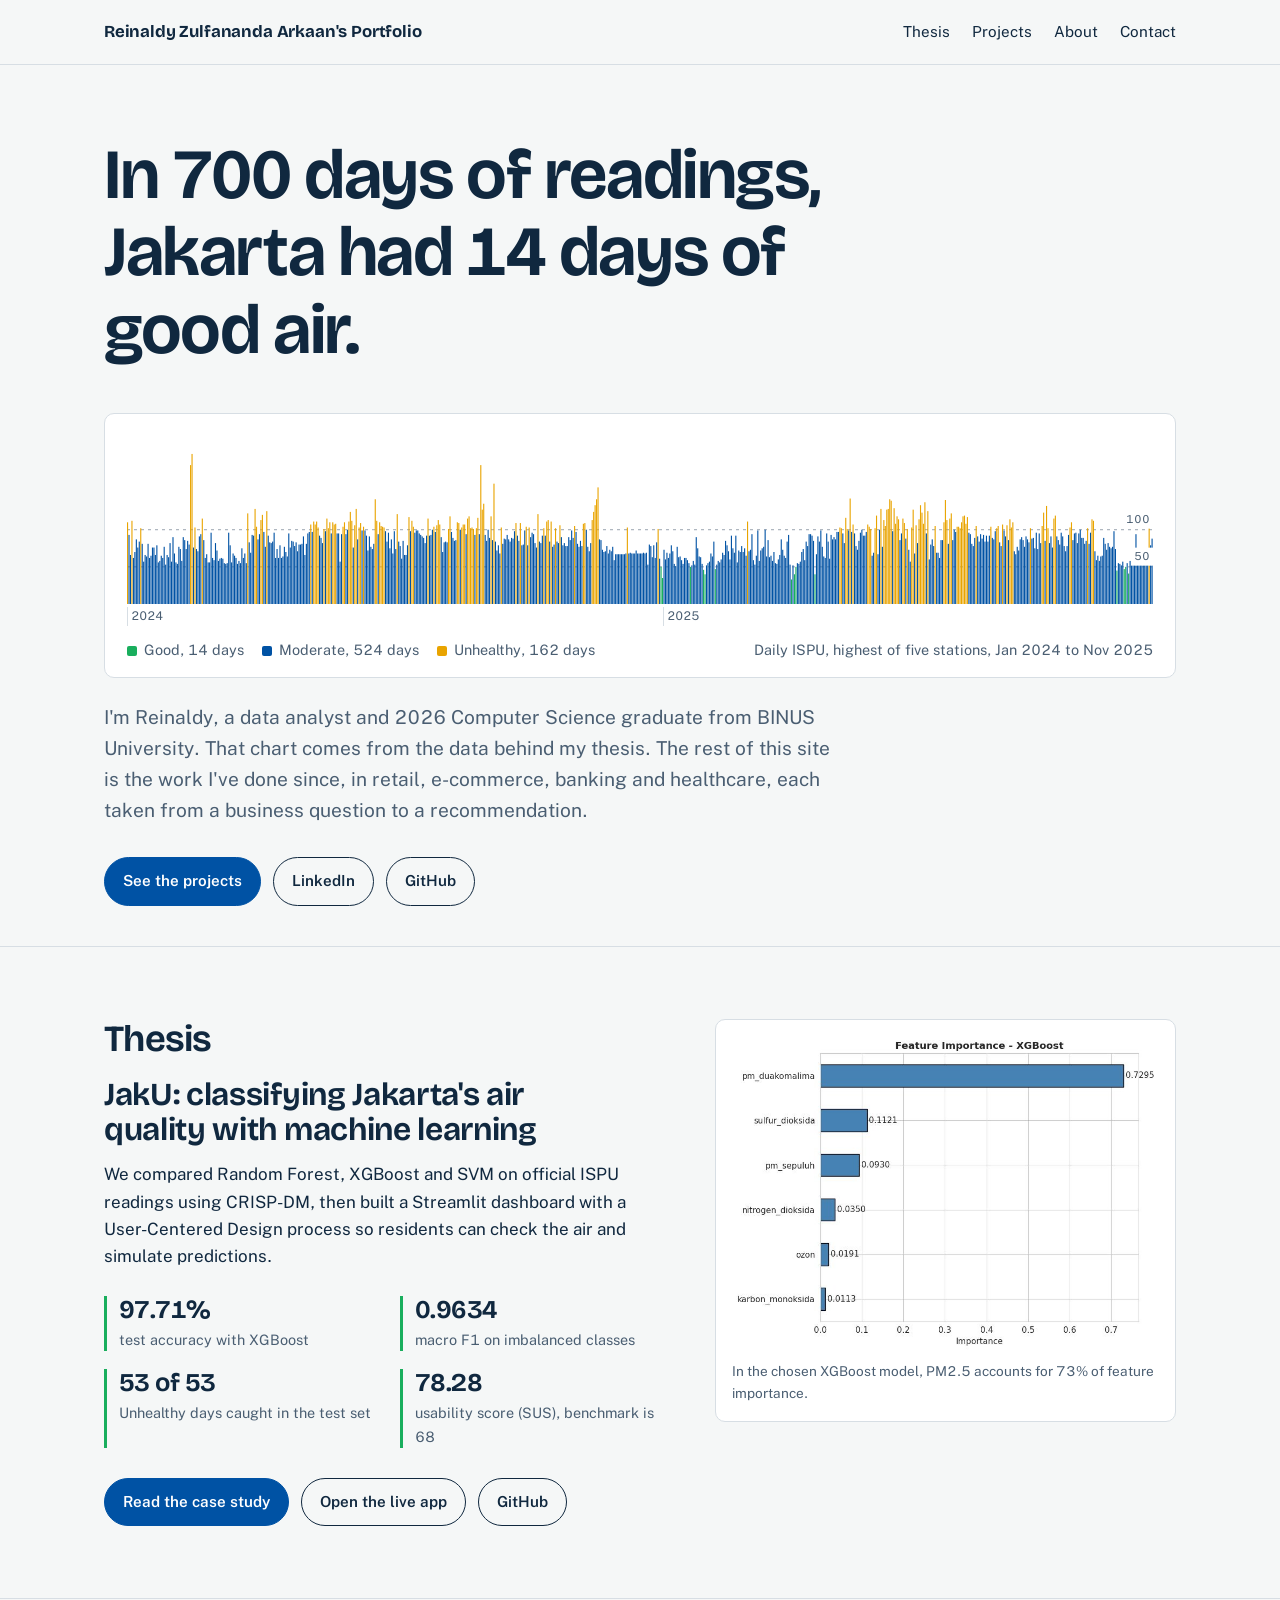
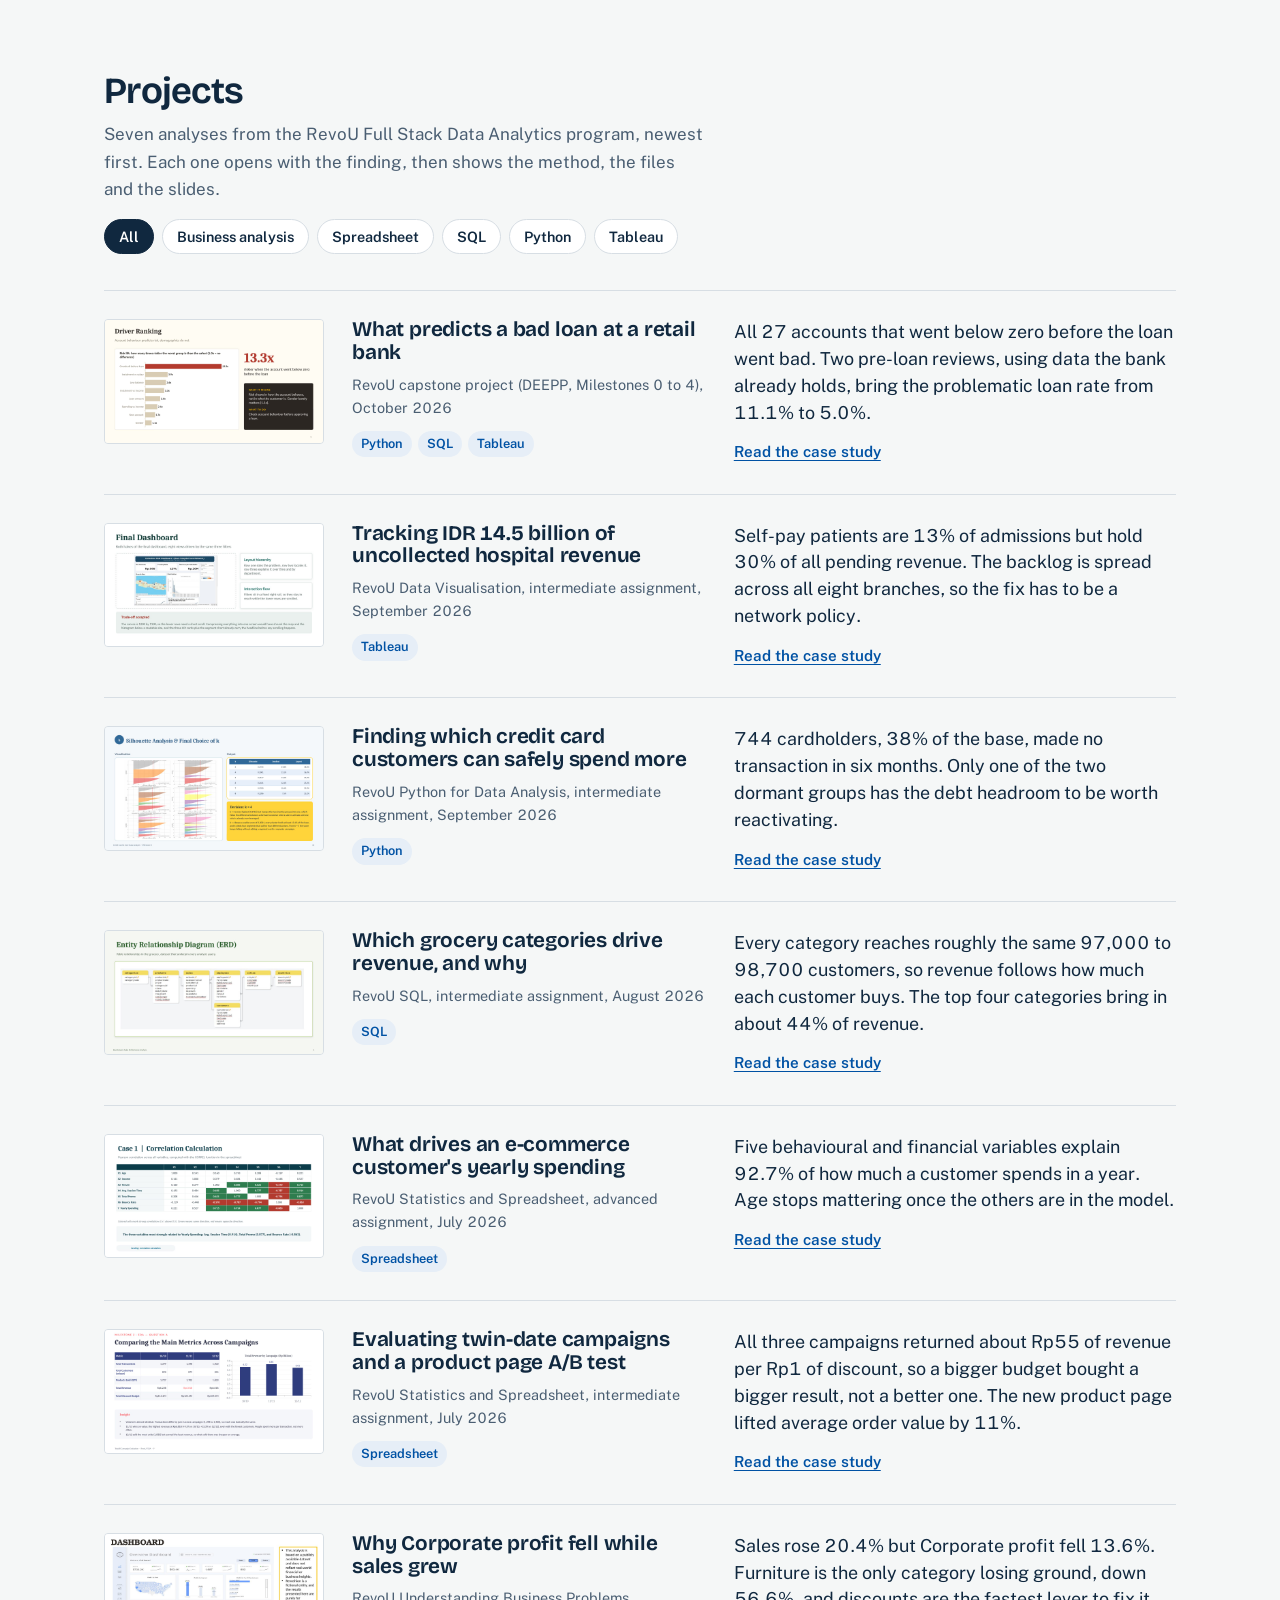
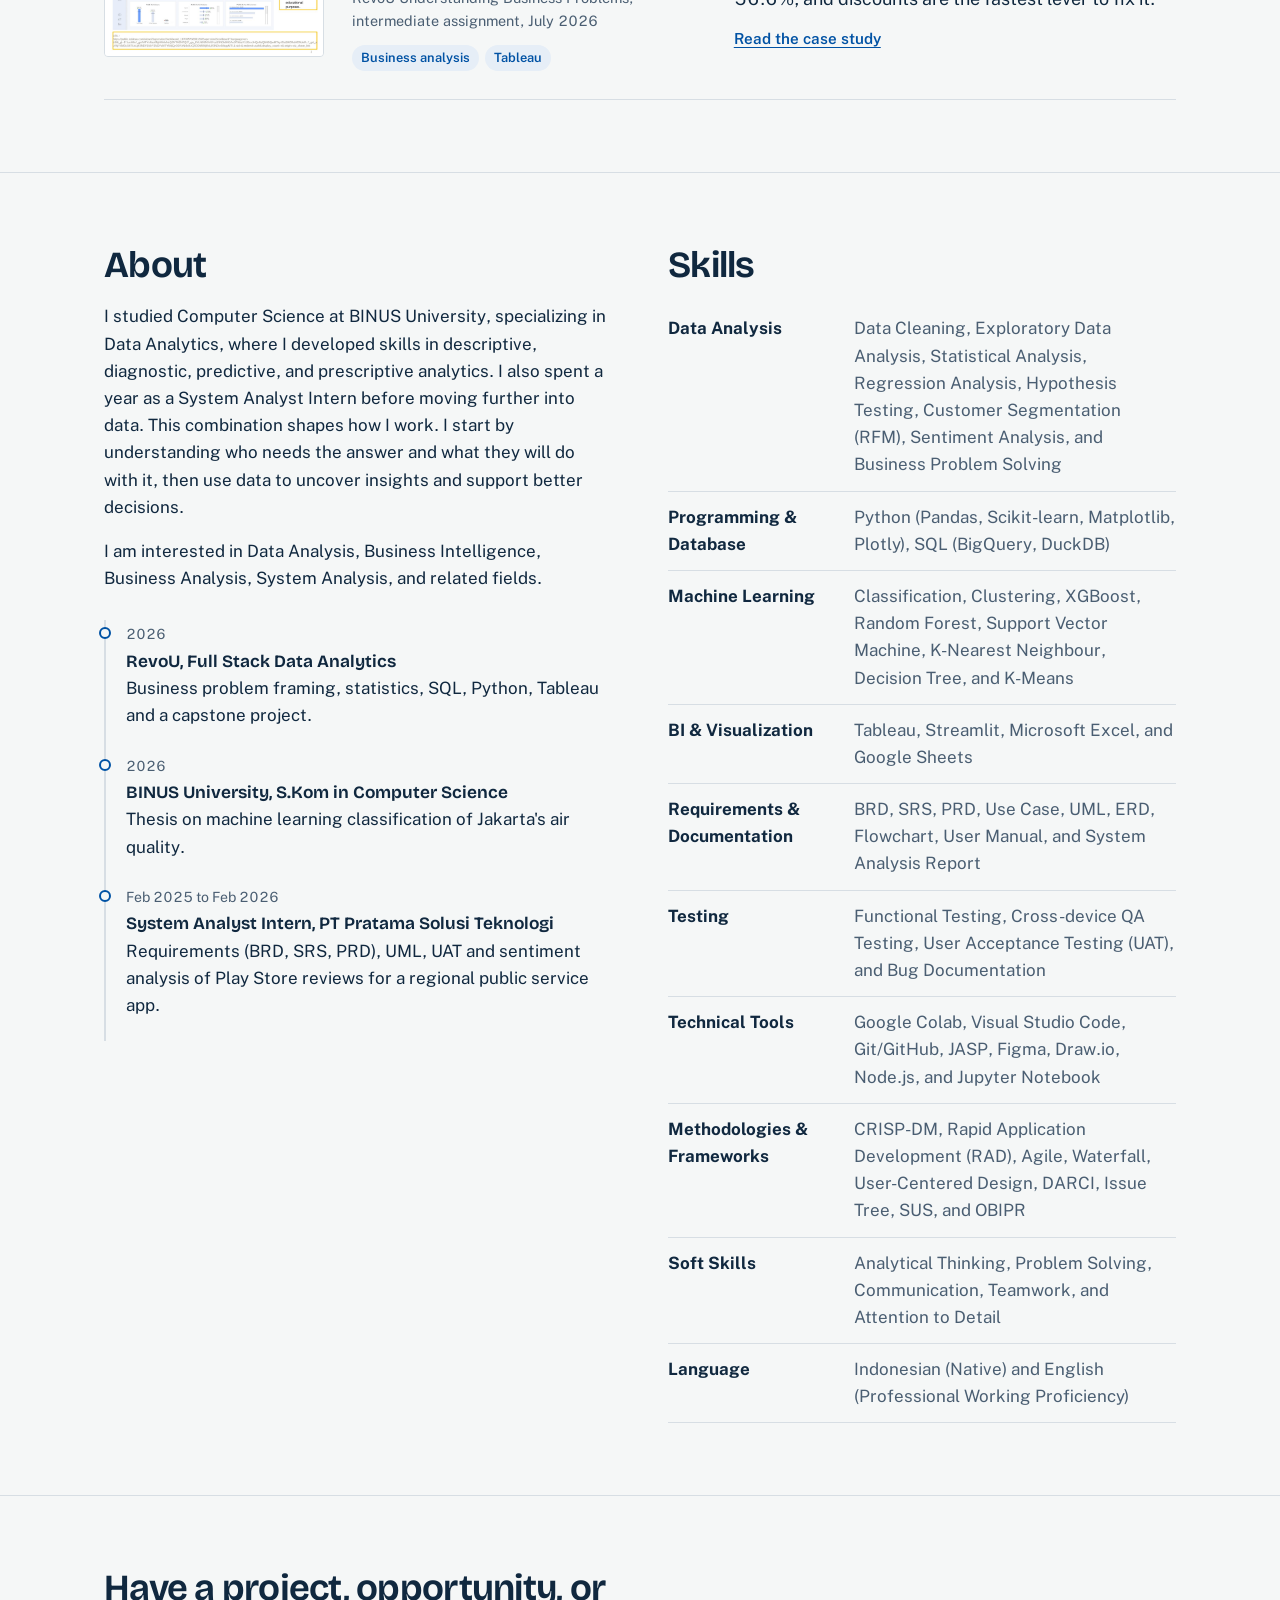
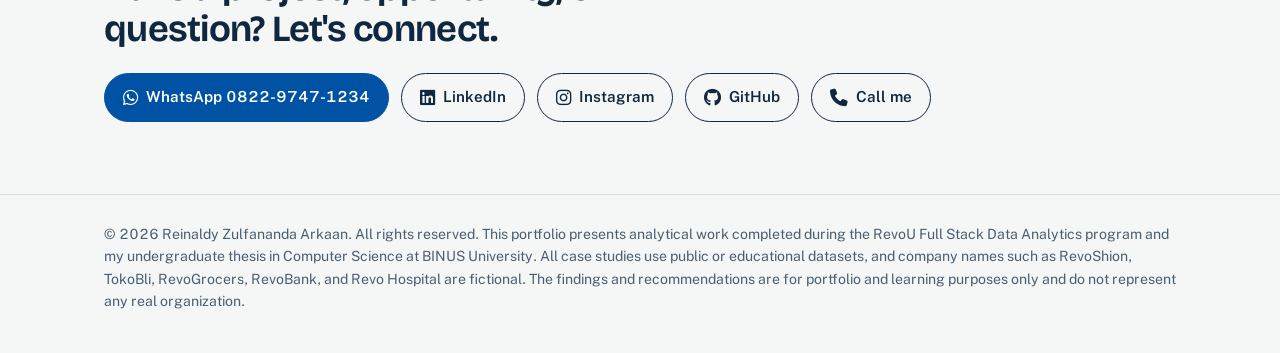
<file: index.html>
<!doctype html>
<html lang="en">
<head>
<meta charset="utf-8">
<meta name="viewport" content="width=device-width, initial-scale=1">
<title>Reinaldy Zulfananda Arkaan | Data Analyst</title>
<meta name="description" content="Data analyst portfolio: SQL, Python, spreadsheet and Tableau projects, plus a machine learning thesis on Jakarta&#x27;s air quality.">
<meta property="og:title" content="Reinaldy Zulfananda Arkaan | Data Analyst">
<meta property="og:description" content="Data analyst portfolio: SQL, Python, spreadsheet and Tableau projects, plus a machine learning thesis on Jakarta&#x27;s air quality.">
<meta name="theme-color" content="#10283F">
<link rel="icon" href="assets/img/favicon.svg" type="image/svg+xml">
<link rel="preconnect" href="https://fonts.googleapis.com"><link rel="preconnect" href="https://fonts.gstatic.com" crossorigin><link href="https://fonts.googleapis.com/css2?family=Bricolage+Grotesque:opsz,wght@12..96,500;12..96,650;12..96,700&family=Public+Sans:ital,wght@0,400;0,500;0,600;0,700;1,400&display=swap" rel="stylesheet">
<link rel="stylesheet" href="https://cdnjs.cloudflare.com/ajax/libs/font-awesome/6.5.2/css/all.min.css">
<link rel="stylesheet" href="assets/css/style.css">
</head>
<body>
<a class="skip" href="#main">Skip to content</a>
<header class="site-head">
  <div class="wrap">
    <a class="wordmark" href="index.html">Reinaldy<span class="wm-long"> Zulfananda Arkaan</span>'s Portfolio</a>
    <nav class="site-nav" aria-label="Main">
      <a href="index.html#thesis">Thesis</a>
      <a href="index.html#work">Projects</a>
      <a class="hide-sm" href="index.html#about">About</a>
      <a href="index.html#contact">Contact</a>
    </nav>
  </div>
</header>
<main id="main">
<div class="wrap">
  <section class="hero">
    <h1>In 700 days of readings, Jakarta had 14 days of good air.</h1>
    <div class="airstrip" id="airstrip">
      <div class="airstrip-chart"></div>
      <div class="airstrip-foot">
        <div class="legend"><span style="--c:var(--green)">Good, 14 days</span><span style="--c:var(--blue)">Moderate, 524 days</span><span style="--c:var(--amber)">Unhealthy, 162 days</span></div>
        <div>Daily ISPU, highest of five stations, Jan 2024 to Nov 2025</div>
      </div>
    </div>
    <p class="lede">I'm Reinaldy, a data analyst and 2026 Computer Science graduate from BINUS University. That chart comes from the data behind my thesis. The rest of this site is the work I've done since, in retail, e-commerce, banking and healthcare, each taken from a business question to a recommendation.</p>
    <div class="hero-actions">
      <a class="btn primary" href="#work">See the projects</a>
      <a class="btn" href="https://www.linkedin.com/in/reinaldy-zulfananda-arkaan-30567a179/" target="_blank" rel="noopener">LinkedIn</a>
      <a class="btn" href="https://github.com/ReinaldyZA" target="_blank" rel="noopener">GitHub</a>
    </div>
  </section>
</div>

<section class="block" id="thesis">
  <div class="wrap thesis">
    <div>
      <h2 style="margin-bottom:18px">Thesis</h2>
      <h3>JakU: classifying Jakarta's air quality with machine learning</h3>
      <p>We compared Random Forest, XGBoost and SVM on official ISPU readings using CRISP-DM, then built a Streamlit dashboard with a User-Centered Design process so residents can check the air and simulate predictions.</p>
      <dl class="facts">
        <div><dt>97.71%</dt><dd>test accuracy with XGBoost</dd></div>
        <div><dt>0.9634</dt><dd>macro F1 on imbalanced classes</dd></div>
        <div><dt>53 of 53</dt><dd>Unhealthy days caught in the test set</dd></div>
        <div><dt>78.28</dt><dd>usability score (SUS), benchmark is 68</dd></div>
      </dl>
      <div class="hero-actions" style="margin-top:0">
        <a class="btn primary" href="projects/jaku-thesis.html">Read the case study</a>
        <a class="btn" href="https://jaku7-reinaldyzulfanandaarkaan.streamlit.app/" target="_blank" rel="noopener">Open the live app</a>
        <a class="btn" href="https://github.com/ReinaldyZA/JAKU-Streamlit" target="_blank" rel="noopener">GitHub</a>
      </div>
    </div>
    <figure class="thesis-media">
      <img src="assets/img/jaku/feature-importance-xgb.jpg" alt="XGBoost feature importance. PM2.5 dominates at 0.73." loading="lazy">
      <figcaption>In the chosen XGBoost model, PM2.5 accounts for 73% of feature importance.</figcaption>
    </figure>
  </div>
</section>

<section class="block" id="work">
  <div class="wrap">
    <div class="block-head">
      <div>
        <h2>Projects</h2>
        <p>Seven analyses from the RevoU Full Stack Data Analytics program, newest first. Each one opens with the finding, then shows the method, the files and the slides.</p>
      </div>
      <div class="filters" role="group" aria-label="Filter projects by tool"><button type="button" data-filter="all" aria-pressed="true">All</button><button type="button" data-filter="business" aria-pressed="false">Business analysis</button><button type="button" data-filter="spreadsheet" aria-pressed="false">Spreadsheet</button><button type="button" data-filter="sql" aria-pressed="false">SQL</button><button type="button" data-filter="python" aria-pressed="false">Python</button><button type="button" data-filter="tableau" aria-pressed="false">Tableau</button></div>
    </div>
    <ul class="work-list"><li class="work-item" data-tools="python sql tableau">
  <a class="work-thumb" href="projects/berka-credit-risk.html" tabindex="-1" aria-hidden="true"><img src="assets/img/slides/berka-2.jpg" alt="" loading="lazy" width="1280" height="720"></a>
  <div>
    <h3><a href="projects/berka-credit-risk.html">What predicts a bad loan at a retail bank</a></h3>
    <p class="work-meta">RevoU capstone project (DEEPP, Milestones 0 to 4), October 2026</p>
    <ul class="tags"><li class="tag">Python</li><li class="tag">SQL</li><li class="tag">Tableau</li></ul>
  </div>
  <div>
    <p class="work-finding">All 27 accounts that went below zero before the loan went bad. Two pre-loan reviews, using data the bank already holds, bring the problematic loan rate from 11.1% to 5.0%.</p>
    <a class="work-link" href="projects/berka-credit-risk.html">Read the case study</a>
  </div>
</li><li class="work-item" data-tools="tableau">
  <a class="work-thumb" href="projects/revo-hospital-revenue-leakage.html" tabindex="-1" aria-hidden="true"><img src="assets/img/slides/revo-hospital-2.jpg" alt="" loading="lazy" width="1280" height="720"></a>
  <div>
    <h3><a href="projects/revo-hospital-revenue-leakage.html">Tracking IDR 14.5 billion of uncollected hospital revenue</a></h3>
    <p class="work-meta">RevoU Data Visualisation, intermediate assignment, September 2026</p>
    <ul class="tags"><li class="tag">Tableau</li></ul>
  </div>
  <div>
    <p class="work-finding">Self-pay patients are 13% of admissions but hold 30% of all pending revenue. The backlog is spread across all eight branches, so the fix has to be a network policy.</p>
    <a class="work-link" href="projects/revo-hospital-revenue-leakage.html">Read the case study</a>
  </div>
</li><li class="work-item" data-tools="python">
  <a class="work-thumb" href="projects/revobank-customer-segmentation.html" tabindex="-1" aria-hidden="true"><img src="assets/img/slides/revobank-2.jpg" alt="" loading="lazy" width="1280" height="720"></a>
  <div>
    <h3><a href="projects/revobank-customer-segmentation.html">Finding which credit card customers can safely spend more</a></h3>
    <p class="work-meta">RevoU Python for Data Analysis, intermediate assignment, September 2026</p>
    <ul class="tags"><li class="tag">Python</li></ul>
  </div>
  <div>
    <p class="work-finding">744 cardholders, 38% of the base, made no transaction in six months. Only one of the two dormant groups has the debt headroom to be worth reactivating.</p>
    <a class="work-link" href="projects/revobank-customer-segmentation.html">Read the case study</a>
  </div>
</li><li class="work-item" data-tools="sql">
  <a class="work-thumb" href="projects/revogrocers-sales-sql.html" tabindex="-1" aria-hidden="true"><img src="assets/img/slides/revogrocers-2.jpg" alt="" loading="lazy" width="1280" height="720"></a>
  <div>
    <h3><a href="projects/revogrocers-sales-sql.html">Which grocery categories drive revenue, and why</a></h3>
    <p class="work-meta">RevoU SQL, intermediate assignment, August 2026</p>
    <ul class="tags"><li class="tag">SQL</li></ul>
  </div>
  <div>
    <p class="work-finding">Every category reaches roughly the same 97,000 to 98,700 customers, so revenue follows how much each customer buys. The top four categories bring in about 44% of revenue.</p>
    <a class="work-link" href="projects/revogrocers-sales-sql.html">Read the case study</a>
  </div>
</li><li class="work-item" data-tools="spreadsheet">
  <a class="work-thumb" href="projects/tokobli-yearly-spending.html" tabindex="-1" aria-hidden="true"><img src="assets/img/slides/tokobli-regression-2.jpg" alt="" loading="lazy" width="1280" height="720"></a>
  <div>
    <h3><a href="projects/tokobli-yearly-spending.html">What drives an e-commerce customer&#x27;s yearly spending</a></h3>
    <p class="work-meta">RevoU Statistics and Spreadsheet, advanced assignment, July 2026</p>
    <ul class="tags"><li class="tag">Spreadsheet</li></ul>
  </div>
  <div>
    <p class="work-finding">Five behavioural and financial variables explain 92.7% of how much a customer spends in a year. Age stops mattering once the others are in the model.</p>
    <a class="work-link" href="projects/tokobli-yearly-spending.html">Read the case study</a>
  </div>
</li><li class="work-item" data-tools="spreadsheet">
  <a class="work-thumb" href="projects/tokobli-campaign-ab-test.html" tabindex="-1" aria-hidden="true"><img src="assets/img/slides/tokobli-campaign-2.jpg" alt="" loading="lazy" width="1280" height="720"></a>
  <div>
    <h3><a href="projects/tokobli-campaign-ab-test.html">Evaluating twin-date campaigns and a product page A/B test</a></h3>
    <p class="work-meta">RevoU Statistics and Spreadsheet, intermediate assignment, July 2026</p>
    <ul class="tags"><li class="tag">Spreadsheet</li></ul>
  </div>
  <div>
    <p class="work-finding">All three campaigns returned about Rp55 of revenue per Rp1 of discount, so a bigger budget bought a bigger result, not a better one. The new product page lifted average order value by 11%.</p>
    <a class="work-link" href="projects/tokobli-campaign-ab-test.html">Read the case study</a>
  </div>
</li><li class="work-item" data-tools="business tableau">
  <a class="work-thumb" href="projects/revoshion-corporate-profit.html" tabindex="-1" aria-hidden="true"><img src="assets/img/slides/ubp-2.jpg" alt="" loading="lazy" width="1280" height="720"></a>
  <div>
    <h3><a href="projects/revoshion-corporate-profit.html">Why Corporate profit fell while sales grew</a></h3>
    <p class="work-meta">RevoU Understanding Business Problems, intermediate assignment, July 2026</p>
    <ul class="tags"><li class="tag">Business analysis</li><li class="tag">Tableau</li></ul>
  </div>
  <div>
    <p class="work-finding">Sales rose 20.4% but Corporate profit fell 13.6%. Furniture is the only category losing ground, down 56.6%, and discounts are the fastest lever to fix it.</p>
    <a class="work-link" href="projects/revoshion-corporate-profit.html">Read the case study</a>
  </div>
</li></ul>
  </div>
</section>

<section class="block" id="about">
  <div class="wrap about">
    <div>
      <h2 style="margin-bottom:18px">About</h2>
      <p>I studied Computer Science at BINUS University, specializing in Data Analytics, where I developed skills in descriptive, diagnostic, predictive, and prescriptive analytics. I also spent a year as a System Analyst Intern before moving further into data. This combination shapes how I work. I start by understanding who needs the answer and what they will do with it, then use data to uncover insights and support better decisions.</p>
      <p>I am interested in Data Analysis, Business Intelligence, Business Analysis, System Analysis, and related fields.</p>
      <ol class="timeline" style="margin-top:28px">
        <li><span class="when">2026</span><strong>RevoU, Full Stack Data Analytics</strong>Business problem framing, statistics, SQL, Python, Tableau and a capstone project.</li>
        <li><span class="when">2026</span><strong>BINUS University, S.Kom in Computer Science</strong>Thesis on machine learning classification of Jakarta's air quality.</li>
        <li><span class="when">Feb 2025 to Feb 2026</span><strong>System Analyst Intern, PT Pratama Solusi Teknologi</strong>Requirements (BRD, SRS, PRD), UML, UAT and sentiment analysis of Play Store reviews for a regional public service app.</li>
      </ol>
    </div>
    <div>
      <h2 style="margin-bottom:18px">Skills</h2>
      <dl class="skills">
        <div><dt>Data Analysis</dt><dd>Data Cleaning, Exploratory Data Analysis, Statistical Analysis, Regression Analysis, Hypothesis Testing, Customer Segmentation (RFM), Sentiment Analysis, and Business Problem Solving</dd></div>
        <div><dt>Programming &amp; Database</dt><dd>Python (Pandas, Scikit-learn, Matplotlib, Plotly), SQL (BigQuery, DuckDB)</dd></div>
        <div><dt>Machine Learning</dt><dd>Classification, Clustering, XGBoost, Random Forest, Support Vector Machine, K-Nearest Neighbour, Decision Tree, and K-Means</dd></div>
        <div><dt>BI &amp; Visualization</dt><dd>Tableau, Streamlit, Microsoft Excel, and Google Sheets</dd></div>
        <div><dt>Requirements &amp; Documentation</dt><dd>BRD, SRS, PRD, Use Case, UML, ERD, Flowchart, User Manual, and System Analysis Report</dd></div>
        <div><dt>Testing</dt><dd>Functional Testing, Cross-device QA Testing, User Acceptance Testing (UAT), and Bug Documentation</dd></div>
        <div><dt>Technical Tools</dt><dd>Google Colab, Visual Studio Code, Git/GitHub, JASP, Figma, Draw.io, Node.js, and Jupyter Notebook</dd></div>
        <div><dt>Methodologies &amp; Frameworks</dt><dd>CRISP-DM, Rapid Application Development (RAD), Agile, Waterfall, User-Centered Design, DARCI, Issue Tree, SUS, and OBIPR</dd></div>
        <div><dt>Soft Skills</dt><dd>Analytical Thinking, Problem Solving, Communication, Teamwork, and Attention to Detail</dd></div>
        <div><dt>Language</dt><dd>Indonesian (Native) and English (Professional Working Proficiency)</dd></div>
      </dl>
    </div>
  </div>
</section>

<section class="block" id="contact">
  <div class="wrap contact">
    <h2>Have a project, opportunity, or question? Let's connect.</h2>
    <div>
      <div class="hero-actions" style="margin-top:0">
        <a class="btn primary" href="https://wa.me/6282297471234" target="_blank" rel="noopener"><i class="fa-brands fa-whatsapp" aria-hidden="true"></i> WhatsApp 0822-9747-1234</a>
        <a class="btn" href="https://www.linkedin.com/in/reinaldy-zulfananda-arkaan-30567a179/" target="_blank" rel="noopener"><i class="fa-brands fa-linkedin" aria-hidden="true"></i> LinkedIn</a>
        <a class="btn" href="https://www.instagram.com/reinaldyzulfanandaa/" target="_blank" rel="noopener"><i class="fa-brands fa-instagram" aria-hidden="true"></i> Instagram</a>
        <a class="btn" href="https://github.com/ReinaldyZA" target="_blank" rel="noopener"><i class="fa-brands fa-github" aria-hidden="true"></i> GitHub</a>
        <a class="btn" href="tel:+6282297471234"><i class="fa-solid fa-phone" aria-hidden="true"></i> Call me</a>
      </div>
    </div>
  </div>
</section>
</main>
<footer class="site-foot">
  <div class="wrap">© 2026 Reinaldy Zulfananda Arkaan. All rights reserved. This portfolio presents analytical work completed during the RevoU Full Stack Data Analytics program and my undergraduate thesis in Computer Science at BINUS University. All case studies use public or educational datasets, and company names such as RevoShion, TokoBli, RevoGrocers, RevoBank, and Revo Hospital are fictional. The findings and recommendations are for portfolio and learning purposes only and do not represent any real organization.</div>
</footer>
<script src="assets/js/ispu-data.js"></script><script src="assets/js/main.js"></script>
</body>
</html>
</file>
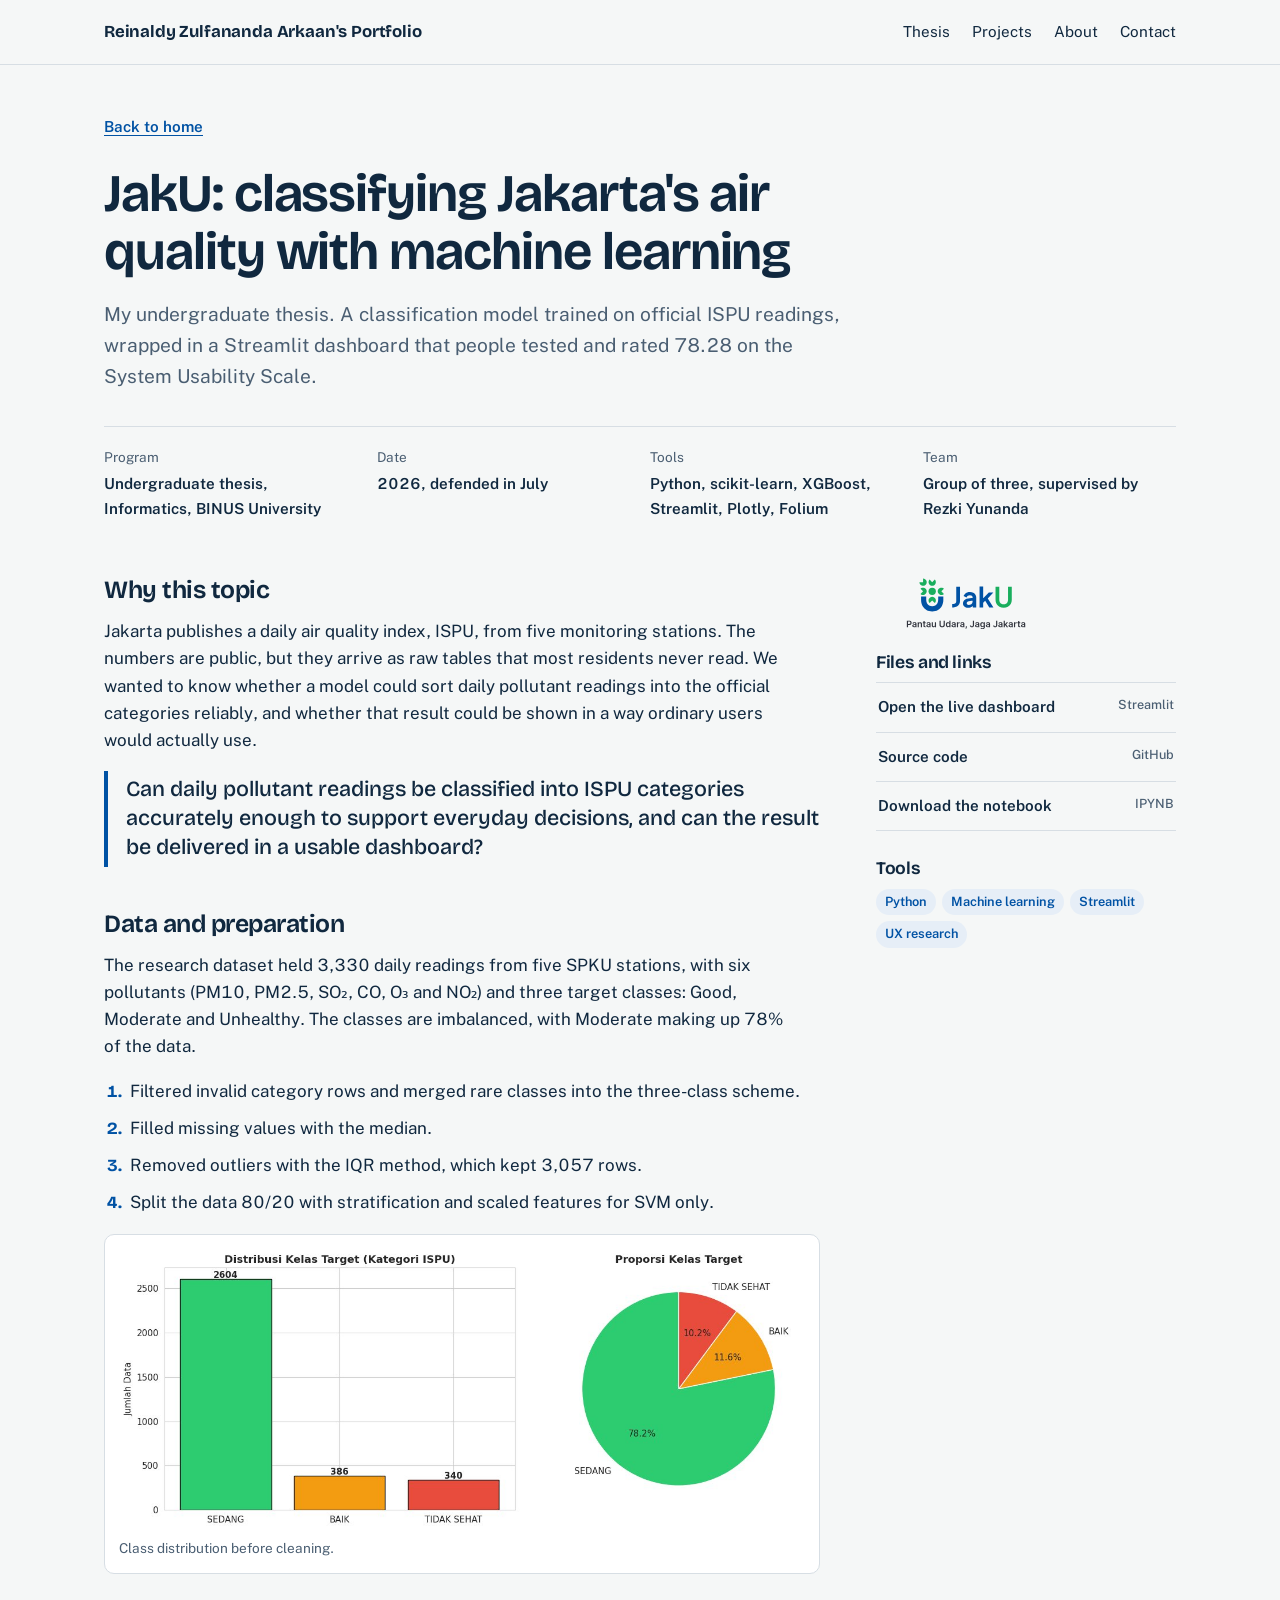
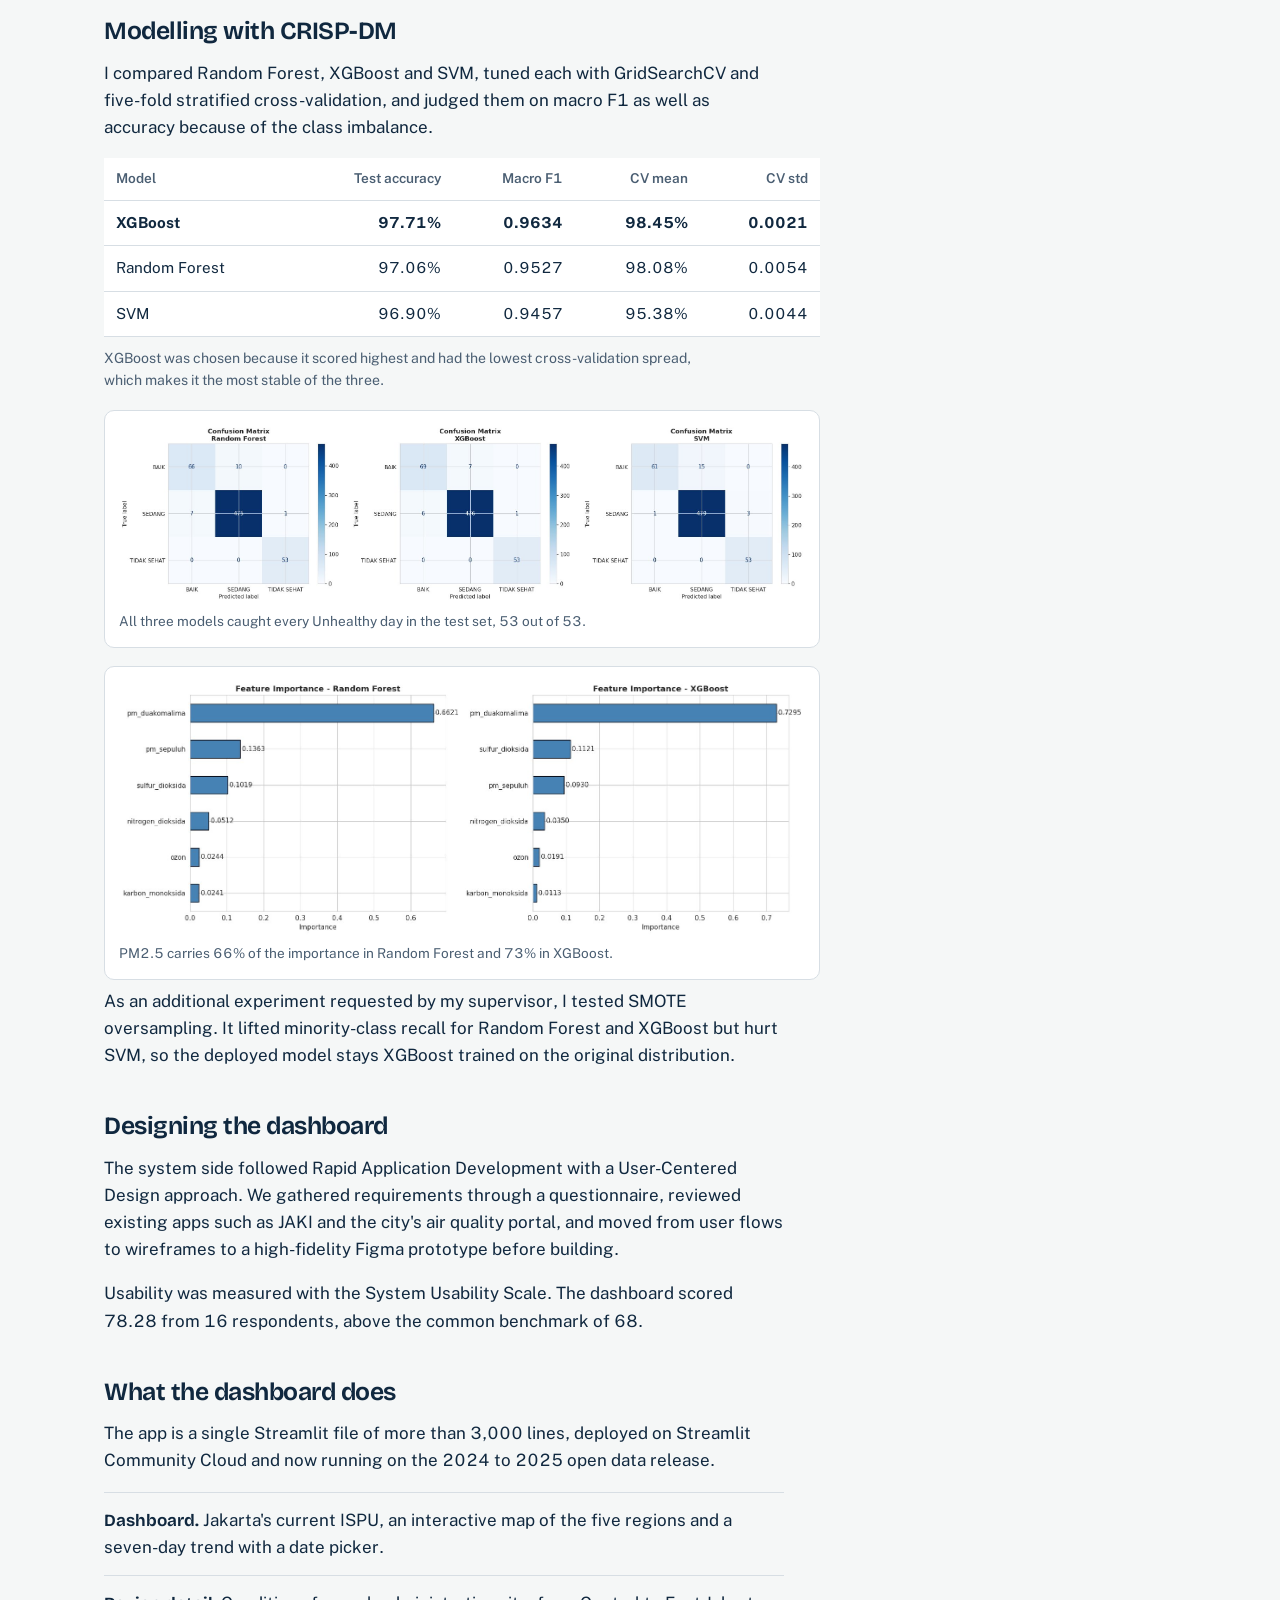
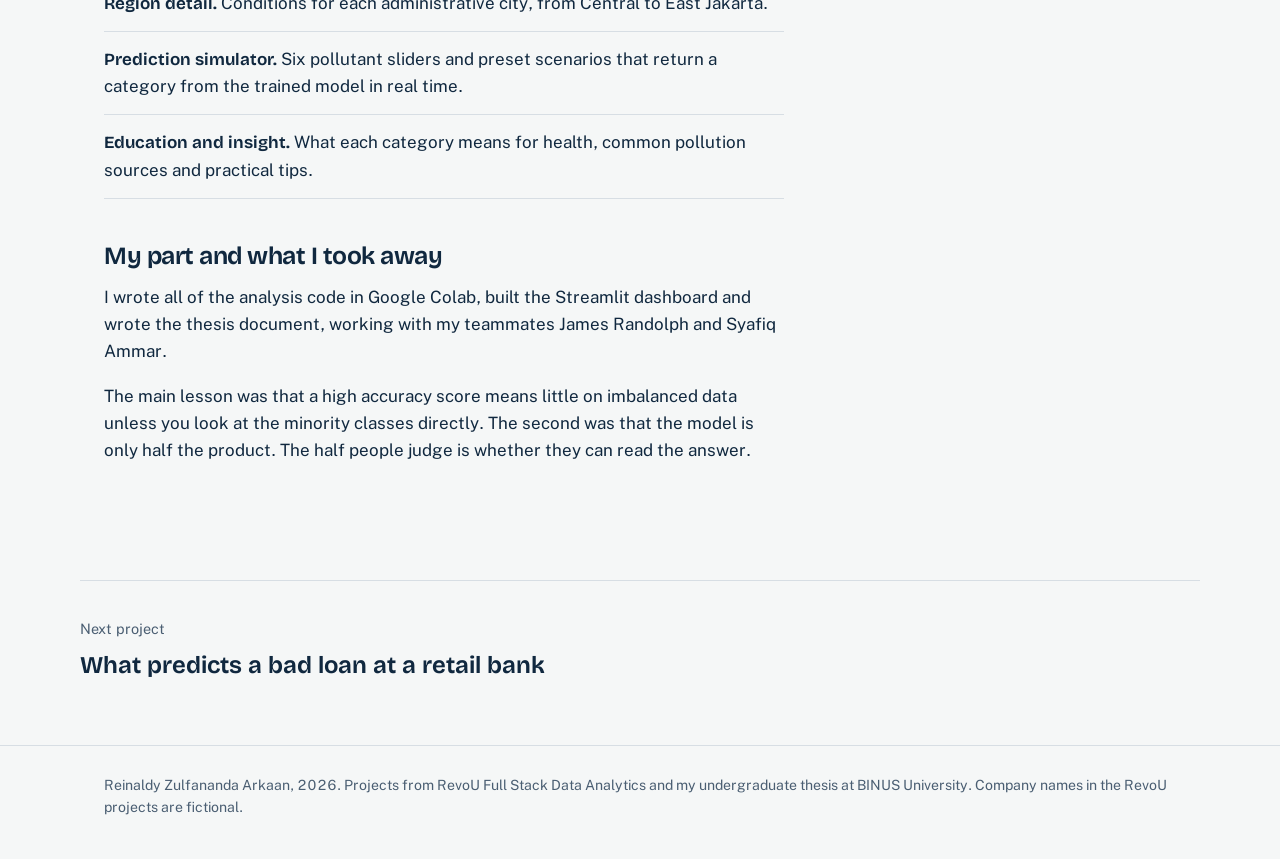
<file: projects/jaku-thesis.html>
<!doctype html>
<html lang="en">
<head>
<meta charset="utf-8">
<meta name="viewport" content="width=device-width, initial-scale=1">
<title>JakU thesis | Reinaldy Z. Arkaan</title>
<meta name="description" content="Machine learning classification of Jakarta&#x27;s air quality with a Streamlit dashboard.">
<meta property="og:title" content="JakU thesis | Reinaldy Z. Arkaan">
<meta property="og:description" content="Machine learning classification of Jakarta&#x27;s air quality with a Streamlit dashboard.">
<meta name="theme-color" content="#10283F">
<link rel="icon" href="../assets/img/favicon.svg" type="image/svg+xml">
<link rel="preconnect" href="https://fonts.googleapis.com"><link rel="preconnect" href="https://fonts.gstatic.com" crossorigin><link href="https://fonts.googleapis.com/css2?family=Bricolage+Grotesque:opsz,wght@12..96,500;12..96,650;12..96,700&family=Public+Sans:ital,wght@0,400;0,500;0,600;0,700;1,400&display=swap" rel="stylesheet">
<link rel="stylesheet" href="../assets/css/style.css">
</head>
<body>
<a class="skip" href="#main">Skip to content</a>
<header class="site-head">
  <div class="wrap">
    <a class="wordmark" href="../index.html">Reinaldy<span class="wm-long"> Zulfananda Arkaan</span>'s Portfolio</a>
    <nav class="site-nav" aria-label="Main">
      <a href="../index.html#thesis">Thesis</a>
      <a href="../index.html#work">Projects</a>
      <a class="hide-sm" href="../index.html#about">About</a>
      <a href="../index.html#contact">Contact</a>
    </nav>
  </div>
</header>
<main id="main">
<div class="wrap">
  <div class="case-head">
    <a class="back" href="../index.html#thesis">Back to home</a>
    <h1>JakU: classifying Jakarta's air quality with machine learning</h1>
    <p class="lede">My undergraduate thesis. A classification model trained on official ISPU readings, wrapped in a Streamlit dashboard that people tested and rated 78.28 on the System Usability Scale.</p>
    <dl class="case-meta">
      <div><dt>Program</dt><dd>Undergraduate thesis, Informatics, BINUS University</dd></div>
      <div><dt>Date</dt><dd>2026, defended in July</dd></div>
      <div><dt>Tools</dt><dd>Python, scikit-learn, XGBoost, Streamlit, Plotly, Folium</dd></div>
      <div><dt>Team</dt><dd>Group of three, supervised by Rezki Yunanda</dd></div>
    </dl>
  </div>
  <div class="case-body">
    <div>
      <section><h2>Why this topic</h2>
        <p>Jakarta publishes a daily air quality index, ISPU, from five monitoring stations. The numbers are public, but they arrive as raw tables that most residents never read. We wanted to know whether a model could sort daily pollutant readings into the official categories reliably, and whether that result could be shown in a way ordinary users would actually use.</p>
        <p class="question">Can daily pollutant readings be classified into ISPU categories accurately enough to support everyday decisions, and can the result be delivered in a usable dashboard?</p>
      </section>

      <section><h2>Data and preparation</h2>
        <p>The research dataset held 3,330 daily readings from five SPKU stations, with six pollutants (PM10, PM2.5, SO₂, CO, O₃ and NO₂) and three target classes: Good, Moderate and Unhealthy. The classes are imbalanced, with Moderate making up 78% of the data.</p>
        <ol class="steps">
          <li>Filtered invalid category rows and merged rare classes into the three-class scheme.</li>
          <li>Filled missing values with the median.</li>
          <li>Removed outliers with the IQR method, which kept 3,057 rows.</li>
          <li>Split the data 80/20 with stratification and scaled features for SVM only.</li>
        </ol>
        <figure class="figure"><img src="../assets/img/jaku/class-distribution.jpg" alt="Bar and pie chart of the target classes: Moderate 2,604, Good 386, Unhealthy 340" loading="lazy"><figcaption>Class distribution before cleaning.</figcaption></figure>
      </section>

      <section><h2>Modelling with CRISP-DM</h2>
        <p>I compared Random Forest, XGBoost and SVM, tuned each with GridSearchCV and five-fold stratified cross-validation, and judged them on macro F1 as well as accuracy because of the class imbalance.</p>
        <div class="table-wrap"><table class="data">
          <thead><tr><th>Model</th><th class="num">Test accuracy</th><th class="num">Macro F1</th><th class="num">CV mean</th><th class="num">CV std</th></tr></thead>
          <tbody><tr class="best"><td>XGBoost</td><td class="num">97.71%</td><td class="num">0.9634</td><td class="num">98.45%</td><td class="num">0.0021</td></tr><tr class=""><td>Random Forest</td><td class="num">97.06%</td><td class="num">0.9527</td><td class="num">98.08%</td><td class="num">0.0054</td></tr><tr class=""><td>SVM</td><td class="num">96.90%</td><td class="num">0.9457</td><td class="num">95.38%</td><td class="num">0.0044</td></tr></tbody>
        </table></div>
        <p class="note">XGBoost was chosen because it scored highest and had the lowest cross-validation spread, which makes it the most stable of the three.</p>
        <figure class="figure"><img src="../assets/img/jaku/confusion-matrix.jpg" alt="Confusion matrices for Random Forest, XGBoost and SVM" loading="lazy"><figcaption>All three models caught every Unhealthy day in the test set, 53 out of 53.</figcaption></figure>
        <figure class="figure"><img src="../assets/img/jaku/feature-importance.jpg" alt="Feature importance charts showing PM2.5 as the dominant feature" loading="lazy"><figcaption>PM2.5 carries 66% of the importance in Random Forest and 73% in XGBoost.</figcaption></figure>
        <p>As an additional experiment requested by my supervisor, I tested SMOTE oversampling. It lifted minority-class recall for Random Forest and XGBoost but hurt SVM, so the deployed model stays XGBoost trained on the original distribution.</p>
      </section>

      <section><h2>Designing the dashboard</h2>
        <p>The system side followed Rapid Application Development with a User-Centered Design approach. We gathered requirements through a questionnaire, reviewed existing apps such as JAKI and the city's air quality portal, and moved from user flows to wireframes to a high-fidelity Figma prototype before building.</p>
        <p>Usability was measured with the System Usability Scale. The dashboard scored 78.28 from 16 respondents, above the common benchmark of 68.</p>
      </section>

      <section><h2>What the dashboard does</h2>
        <p>The app is a single Streamlit file of more than 3,000 lines, deployed on Streamlit Community Cloud and now running on the 2024 to 2025 open data release.</p>
        <ul class="findings">
          <li><strong>Dashboard.</strong> Jakarta's current ISPU, an interactive map of the five regions and a seven-day trend with a date picker.</li>
          <li><strong>Region detail.</strong> Conditions for each administrative city, from Central to East Jakarta.</li>
          <li><strong>Prediction simulator.</strong> Six pollutant sliders and preset scenarios that return a category from the trained model in real time.</li>
          <li><strong>Education and insight.</strong> What each category means for health, common pollution sources and practical tips.</li>
        </ul>
      </section>

      <section><h2>My part and what I took away</h2>
        <p>I wrote all of the analysis code in Google Colab, built the Streamlit dashboard and wrote the thesis document, working with my teammates James Randolph and Syafiq Ammar.</p>
        <p>The main lesson was that a high accuracy score means little on imbalanced data unless you look at the minority classes directly. The second was that the model is only half the product. The half people judge is whether they can read the answer.</p>
      </section>
    </div>
    <aside class="aside">
      <img src="../assets/img/jaku/logo_jaku.svg" alt="JakU logo" width="180" style="margin-bottom:22px">
      <h2>Files and links</h2>
      <ul class="links"><li><a href="https://jaku-dashboard5-reinzulfarkaan.streamlit.app/" target="_blank" rel="noopener">Open the live dashboard <small>Streamlit</small></a></li><li><a href="https://github.com/ReinaldyZA/JAKU5" target="_blank" rel="noopener">Source code <small>GitHub</small></a></li><li><a href="../files/jaku-ispu-crisp-dm.ipynb" download>Download the notebook <small>IPYNB</small></a></li></ul>
      <h2>Tools</h2>
      <ul class="tags"><li class="tag">Python</li><li class="tag">Machine learning</li><li class="tag">Streamlit</li><li class="tag">UX research</li></ul>
    </aside>
  </div>
</div>
<div class="wrap next-case"><span>Next project</span><a href="berka-credit-risk.html">What predicts a bad loan at a retail bank</a></div>
</main>
<footer class="site-foot">
  <div class="wrap">Reinaldy Zulfananda Arkaan, 2026. Projects from RevoU Full Stack Data Analytics and my undergraduate thesis at BINUS University. Company names in the RevoU projects are fictional.</div>
</footer>
<script src="../assets/js/main.js"></script>
</body>
</html>
</file>
<file: assets/css/style.css>
:root {
  --paper: #F5F7F7;
  --surface: #FFFFFF;
  --ink: #10283F;
  --ink-soft: #4A5E72;
  --line: #D7DEE4;
  --blue: #0052A4;
  --green: #19AE5D;
  --amber: #E9A400;
  --blue-wash: #E6EEF7;
  --radius-s: 4px;
  --radius-m: 10px;
  --wrap: 1120px;
  --display: "Bricolage Grotesque", "Segoe UI", system-ui, sans-serif;
  --body: "Public Sans", "Segoe UI", system-ui, -apple-system, sans-serif;
}

*, *::before, *::after { box-sizing: border-box; }
html { -webkit-text-size-adjust: 100%; scroll-behavior: smooth; }
@media (prefers-reduced-motion: reduce) { html { scroll-behavior: auto; } }

body {
  margin: 0;
  background: var(--paper);
  color: var(--ink);
  font-family: var(--body);
  font-size: 1.0625rem;
  line-height: 1.6;
  font-variant-numeric: tabular-nums;
}

img { max-width: 100%; height: auto; display: block; }
a { color: var(--blue); text-underline-offset: 3px; text-decoration-thickness: 1px; }
a:hover { text-decoration-thickness: 2px; }
:focus-visible { outline: 3px solid var(--amber); outline-offset: 3px; border-radius: 2px; }

.wrap { max-width: var(--wrap); margin: 0 auto; padding: 0 24px; }
.skip { position: absolute; left: -999px; top: 8px; background: var(--ink); color: #fff; padding: 8px 12px; z-index: 10; }
.skip:focus { left: 8px; }

/* Header */
.site-head { border-bottom: 1px solid var(--line); background: var(--paper); position: sticky; top: 0; z-index: 5; }
.site-head .wrap { display: flex; align-items: center; justify-content: space-between; gap: 16px; min-height: 64px; }
.wordmark { font-family: var(--display); font-weight: 700; font-size: 1.05rem; color: var(--ink); text-decoration: none; letter-spacing: -0.01em; }
.site-nav { display: flex; gap: 22px; flex-wrap: wrap; }
.site-nav a { color: var(--ink); text-decoration: none; font-size: 0.95rem; }
.site-nav a:hover { color: var(--blue); text-decoration: underline; }

/* Type */
h1, h2, h3 { font-family: var(--display); font-weight: 650; letter-spacing: -0.02em; line-height: 1.1; margin: 0; }
h2 { font-size: clamp(1.7rem, 3vw, 2.3rem); }
h3 { font-size: 1.3rem; letter-spacing: -0.01em; }
p { margin: 0 0 1em; }
.lede { font-size: 1.2rem; color: var(--ink-soft); max-width: 62ch; }

/* Hero */
.hero { padding: 72px 0 40px; }
.hero h1 { font-size: clamp(2.3rem, 5.6vw, 4.4rem); max-width: 17ch; }
.hero .lede { margin-top: 24px; }

.airstrip { margin-top: 44px; background: var(--surface); border: 1px solid var(--line); border-radius: var(--radius-m); padding: 22px 22px 16px; }
.airstrip-chart { position: relative; }
.airstrip svg { width: 100%; height: 190px; display: block; overflow: visible; }
.airstrip .thr { stroke: var(--ink-soft); stroke-width: 1; stroke-dasharray: 3 4; opacity: .55; }
.airstrip .thr-label { position: absolute; right: 0; transform: translateY(-110%); font-size: 11px; color: var(--ink-soft); background: var(--surface); padding: 0 3px; }
.airstrip .year-label { position: absolute; bottom: 0; font-size: 12px; color: var(--ink-soft); padding-left: 3px; border-left: 1px solid var(--line); }
.airstrip .bar { transition: opacity .15s; }
.airstrip svg:hover .bar { opacity: .45; }
.airstrip svg .bar.on { opacity: 1; }
.air-tip { position: absolute; top: -8px; pointer-events: none; background: var(--ink); color: #fff; font-size: .82rem; padding: 6px 9px; border-radius: var(--radius-s); white-space: nowrap; transform: translate(-50%, -100%); opacity: 0; transition: opacity .12s; }
.air-tip.show { opacity: 1; }
.airstrip-foot { display: flex; flex-wrap: wrap; justify-content: space-between; gap: 10px 24px; margin-top: 12px; font-size: .9rem; color: var(--ink-soft); }
.legend { display: flex; flex-wrap: wrap; gap: 6px 18px; }
.legend span::before { content: ""; display: inline-block; width: 10px; height: 10px; border-radius: 2px; margin-right: 7px; vertical-align: -1px; background: var(--c); }

.hero-actions { display: flex; flex-wrap: wrap; gap: 12px; margin-top: 32px; }
.btn { display: inline-flex; align-items: center; gap: 8px; padding: 11px 18px; border-radius: 999px; font-weight: 600; font-size: .95rem; text-decoration: none; border: 1.5px solid var(--ink); color: var(--ink); background: transparent; }
.btn:hover { background: var(--ink); color: #fff; text-decoration: none; }
.btn.primary { background: var(--blue); border-color: var(--blue); color: #fff; }
.btn.primary:hover { background: #003F80; border-color: #003F80; }

/* Sections */
section.block { padding: 72px 0; border-top: 1px solid var(--line); }
.block-head { display: flex; flex-wrap: wrap; align-items: end; justify-content: space-between; gap: 16px 32px; margin-bottom: 36px; }
.block-head p { margin: 10px 0 0; color: var(--ink-soft); max-width: 60ch; }

/* Thesis feature */
.thesis { display: grid; grid-template-columns: 1.1fr .9fr; gap: 48px; align-items: start; }
.thesis h3 { font-size: clamp(1.5rem, 2.6vw, 2rem); margin-bottom: 14px; max-width: 22ch; }
.thesis-media { margin: 0; background: var(--surface); border: 1px solid var(--line); border-radius: var(--radius-m); padding: 16px; }
.thesis-media figcaption { font-size: .85rem; color: var(--ink-soft); margin-top: 10px; }
.facts { display: grid; grid-template-columns: repeat(2, minmax(0, 1fr)); gap: 18px 28px; margin: 26px 0 30px; padding: 0; }
.facts div { border-left: 3px solid var(--green); padding-left: 12px; }
.facts dt { font-family: var(--display); font-weight: 650; font-size: 1.6rem; letter-spacing: -0.02em; line-height: 1.1; }
.facts dd { margin: 4px 0 0; font-size: .9rem; color: var(--ink-soft); }

/* Filters */
.filters { display: flex; flex-wrap: wrap; gap: 8px; }
.filters button { font: 600 .9rem var(--body); padding: 8px 14px; border-radius: 999px; border: 1.5px solid var(--line); background: var(--surface); color: var(--ink); cursor: pointer; }
.filters button:hover { border-color: var(--ink); }
.filters button[aria-pressed="true"] { background: var(--ink); border-color: var(--ink); color: #fff; }

/* Project list */
.work-list { list-style: none; margin: 0; padding: 0; border-top: 1px solid var(--line); }
.work-item { display: grid; grid-template-columns: 220px minmax(0, 1fr) minmax(0, 1.25fr); gap: 28px; padding: 28px 0; border-bottom: 1px solid var(--line); align-items: start; }
.work-item[hidden] { display: none; }
.work-thumb { border-radius: var(--radius-s); border: 1px solid var(--line); overflow: hidden; background: var(--surface); }
.work-thumb img { aspect-ratio: 16 / 9; object-fit: cover; width: 100%; }
.work-item h3 a { color: var(--ink); text-decoration: none; }
.work-item h3 a:hover { color: var(--blue); text-decoration: underline; }
.work-meta { font-size: .9rem; color: var(--ink-soft); margin: 8px 0 12px; }
.tags { display: flex; flex-wrap: wrap; gap: 6px; list-style: none; padding: 0; margin: 0; }
.tag { font-size: .8rem; font-weight: 600; padding: 3px 9px; border-radius: 999px; background: var(--blue-wash); color: var(--blue); }
.work-finding { font-size: 1.12rem; line-height: 1.5; margin: 0 0 12px; }
.work-link { font-weight: 600; font-size: .95rem; }

/* About */
.about { display: grid; grid-template-columns: 1fr 1fr; gap: 56px; }
.timeline { list-style: none; margin: 0; padding: 0; border-left: 2px solid var(--line); }
.timeline li { position: relative; padding: 0 0 22px 20px; }
.timeline li::before { content: ""; position: absolute; left: -7px; top: 7px; width: 12px; height: 12px; border-radius: 50%; background: var(--paper); border: 2px solid var(--blue); }
.timeline .when { font-size: .88rem; color: var(--ink-soft); }
.timeline strong { display: block; font-family: var(--display); font-weight: 650; font-size: 1.08rem; }
.skills { margin: 0; }
.skills div { display: grid; grid-template-columns: 170px 1fr; gap: 16px; padding: 12px 0; border-bottom: 1px solid var(--line); }
.skills dt { font-weight: 700; }
.skills dd { margin: 0; color: var(--ink-soft); }

/* Contact / footer */
.contact { display: flex; flex-wrap: wrap; justify-content: space-between; gap: 24px; align-items: end; }
.contact h2 { max-width: 24ch; }
.contact-more { display: flex; flex-wrap: wrap; gap: 10px 22px; margin: 18px 0 0; font-size: .95rem; color: var(--ink); }
.contact-more a, .contact-more span { display: inline-flex; align-items: center; gap: 8px; color: var(--ink); text-decoration: none; font-weight: 600; }
.contact-more a:hover { color: var(--blue); text-decoration: underline; }
.contact-more i { font-size: 1.2rem; width: 1.2rem; text-align: center; }
.contact-more .fa-instagram { color: #C13584; }
.contact-more .fa-github { color: #181717; }
.contact-more .fa-discord { color: #5865F2; }
.btn i { font-size: 1.1rem; }
.site-foot { padding: 28px 0 40px; font-size: .88rem; color: var(--ink-soft); border-top: 1px solid var(--line); }

/* Case study page */
.case-head { padding: 48px 0 36px; }
.back { font-size: .95rem; font-weight: 600; display: inline-block; margin-bottom: 26px; }
.case-head h1 { font-size: clamp(2rem, 4.4vw, 3.3rem); max-width: 22ch; }
.case-head .lede { margin-top: 18px; }
.case-meta { display: grid; grid-template-columns: repeat(4, minmax(0, 1fr)); gap: 20px; margin: 34px 0 0; padding: 20px 0 0; border-top: 1px solid var(--line); }
.case-meta dt { font-size: .85rem; color: var(--ink-soft); }
.case-meta dd { margin: 4px 0 0; font-weight: 600; font-size: .95rem; }

.case-body { display: grid; grid-template-columns: minmax(0, 1fr) 300px; gap: 56px; padding: 20px 0 72px; }
.case-body section { margin-bottom: 44px; }
.case-body h2 { font-size: 1.55rem; margin-bottom: 14px; }
.case-body p, .case-body li { max-width: 68ch; }
.question { font-family: var(--display); font-size: 1.35rem; line-height: 1.35; font-weight: 500; border-left: 4px solid var(--blue); padding: 4px 0 4px 18px; margin: 0; }
.steps { padding-left: 1.3em; margin: 0; }
.steps li { margin-bottom: 10px; padding-left: 4px; }
.steps li::marker { font-family: var(--display); font-weight: 700; color: var(--blue); }
.findings { list-style: none; padding: 0; margin: 0; }
.findings li { padding: 14px 0; border-bottom: 1px solid var(--line); }
.findings li:first-child { border-top: 1px solid var(--line); }
.findings strong { font-family: var(--display); font-weight: 650; }
.recs { padding-left: 1.2em; margin: 0; }
.recs li { margin-bottom: 8px; }

.gallery { display: grid; grid-template-columns: repeat(2, minmax(0, 1fr)); gap: 14px; }
.gallery button { padding: 0; border: 1px solid var(--line); border-radius: var(--radius-s); background: var(--surface); cursor: zoom-in; overflow: hidden; }
.gallery img { width: 100%; aspect-ratio: 16 / 9; object-fit: cover; }
.note { font-size: .88rem; color: var(--ink-soft); margin-top: 10px; }

.aside { position: sticky; top: 88px; align-self: start; }
.aside h2 { font-size: 1.1rem; margin-bottom: 10px; }
.links { list-style: none; padding: 0; margin: 0 0 28px; border-top: 1px solid var(--line); }
.links li { border-bottom: 1px solid var(--line); }
.links a { display: flex; justify-content: space-between; gap: 12px; padding: 12px 2px; text-decoration: none; color: var(--ink); font-weight: 600; font-size: .95rem; }
.links a:hover { color: var(--blue); }
.links small { color: var(--ink-soft); font-weight: 500; white-space: nowrap; }

.embed { border: 1px solid var(--line); border-radius: var(--radius-m); overflow: hidden; background: var(--surface); }
.embed iframe { width: 100%; height: 760px; border: 0; display: block; }

.codebox { background: #0F2236; color: #E4ECF4; border-radius: var(--radius-m); padding: 18px 20px; overflow-x: auto; font-size: .86rem; line-height: 1.55; max-height: 520px; }
details summary { cursor: pointer; font-weight: 600; margin-bottom: 12px; }

.table-wrap { overflow-x: auto; }
table.data { border-collapse: collapse; width: 100%; font-size: .95rem; background: var(--surface); }
table.data th, table.data td { text-align: left; padding: 10px 12px; border-bottom: 1px solid var(--line); }
table.data th { font-size: .85rem; color: var(--ink-soft); font-weight: 600; }
table.data tr.best td { font-weight: 700; }
table.data td.num, table.data th.num { text-align: right; }

.figure { background: var(--surface); border: 1px solid var(--line); border-radius: var(--radius-m); padding: 14px; margin: 18px 0 8px; }
.figure figcaption { font-size: .85rem; color: var(--ink-soft); margin-top: 8px; }

.next-case { border-top: 1px solid var(--line); padding: 36px 0 60px; }
.next-case a { font-family: var(--display); font-size: 1.5rem; font-weight: 650; text-decoration: none; color: var(--ink); }
.next-case a:hover { color: var(--blue); text-decoration: underline; }
.next-case span { display: block; font-size: .9rem; color: var(--ink-soft); margin-bottom: 6px; }

dialog.lightbox { border: 0; padding: 0; background: transparent; max-width: min(1280px, 94vw); }
dialog.lightbox::backdrop { background: rgba(16, 40, 63, .82); }
dialog.lightbox img { border-radius: var(--radius-s); }
dialog.lightbox button { position: absolute; top: 8px; right: 8px; font: 600 .9rem var(--body); background: #fff; color: var(--ink); border: 0; border-radius: 999px; padding: 8px 14px; cursor: pointer; }

@media (max-width: 900px) {
  .thesis, .about, .case-body { grid-template-columns: 1fr; gap: 36px; }
  .work-item { grid-template-columns: 1fr; gap: 14px; }
  .work-thumb { max-width: 420px; }
  .case-meta { grid-template-columns: repeat(2, minmax(0, 1fr)); }
  .aside { position: static; }
  .embed iframe { height: 560px; }
}
@media (max-width: 560px) {
  .site-nav { gap: 14px; }
  .site-nav a.hide-sm { display: none; }
  .wordmark .wm-long { display: none; }
  .site-nav { gap: 12px; flex-wrap: nowrap; }
  .site-nav a { font-size: .85rem; white-space: nowrap; }
  .wordmark { font-size: .95rem; white-space: nowrap; }
  .site-head .wrap { padding: 0 16px; }
  .hero { padding-top: 48px; }
  .facts { grid-template-columns: 1fr 1fr; }
  .gallery { grid-template-columns: 1fr; }
  .skills div { grid-template-columns: 1fr; gap: 4px; }
  .airstrip svg { height: 150px; }
}
</file>
